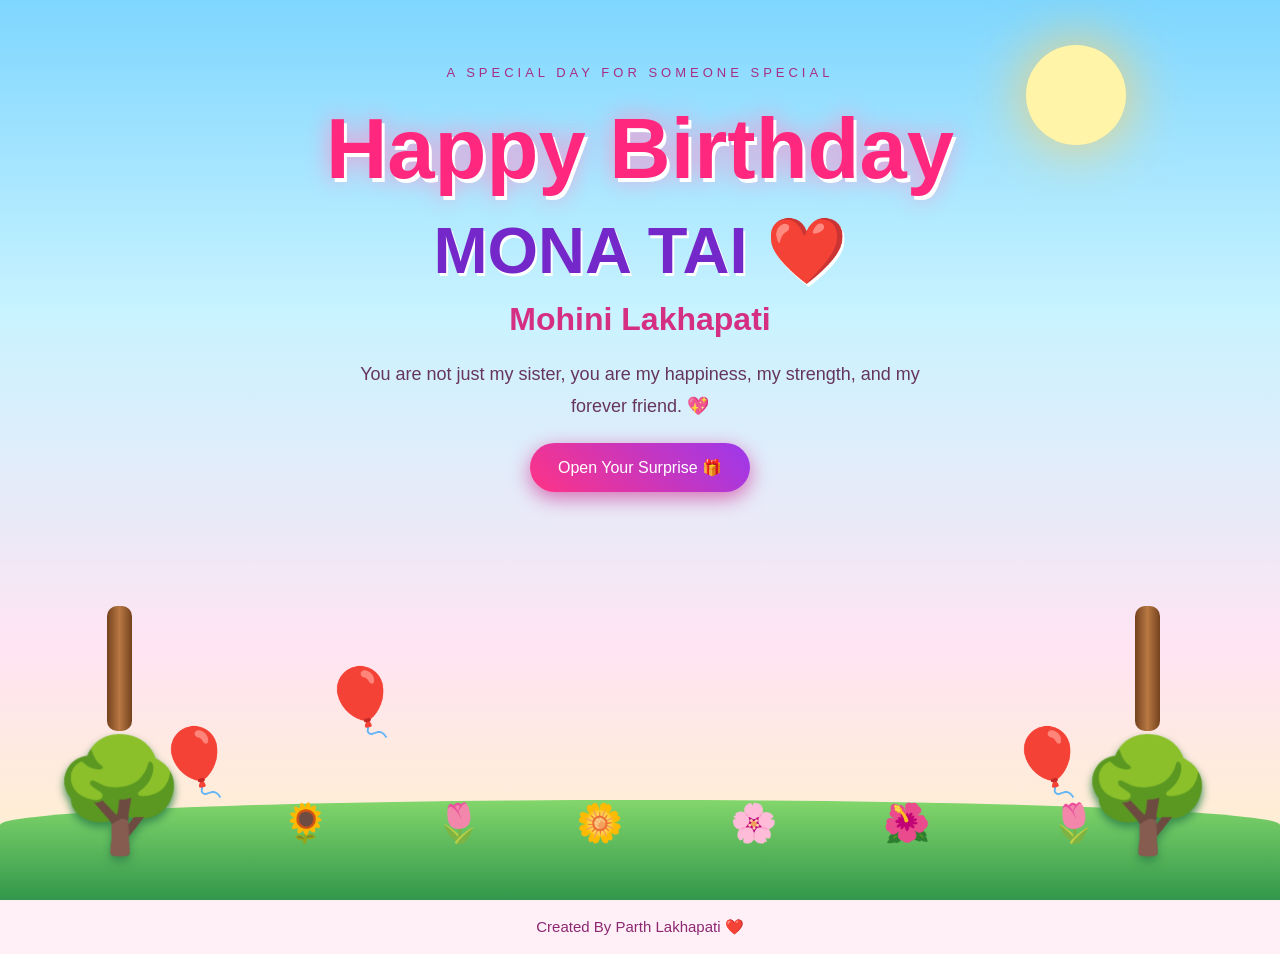
<file: index.html>
<!DOCTYPE html>
<html lang="en">
<head>
  <meta charset="UTF-8">
  <meta name="viewport" content="width=device-width, initial-scale=1.0">
  <title>Happy Birthday Mona Tai ❤️</title>
  <link rel="stylesheet" href="style.css">
</head>
<body>

  <div class="sky">
    <div class="sun"></div>
    <div class="cloud cloud1">☁️</div>
    <div class="cloud cloud2">☁️</div>

    <div class="birthday-message">
      <p class="small-title">A SPECIAL DAY FOR SOMEONE SPECIAL</p>
      <h1>Happy Birthday</h1>
      <h2>MONA TAI ❤️</h2>
      <h3>Mohini Lakhapati</h3>
      <p class="wish">
        You are not just my sister, you are my happiness,
        my strength, and my forever friend. 💖
      </p>
      <button onclick="showSurprise()">Open Your Surprise 🎁</button>
      <p id="surprise"></p>
    </div>

    <div class="balloon balloon1">🎈</div>
    <div class="balloon balloon2">🎈</div>
    <div class="balloon balloon3">🎈</div>

    <div class="garden">
      <div class="tree tree-left">
        <div class="trunk"></div>
        <div class="leaves">🌳</div>
      </div>

      <div class="tree tree-right">
        <div class="trunk"></div>
        <div class="leaves">🌳</div>
      </div>

      <div class="flower flower1">🌻</div>
      <div class="flower flower2">🌷</div>
      <div class="flower flower3">🌼</div>
      <div class="flower flower4">🌸</div>
      <div class="flower flower5">🌺</div>
      <div class="flower flower6">🌷</div>

      <div class="grass"></div>
    </div>
  </div>

  <div class="petals" id="petals"></div>

  <footer>
    Created By Parth Lakhapati ❤️
  </footer>

  <script src="script.js"></script>
</body>
</html>
</file>
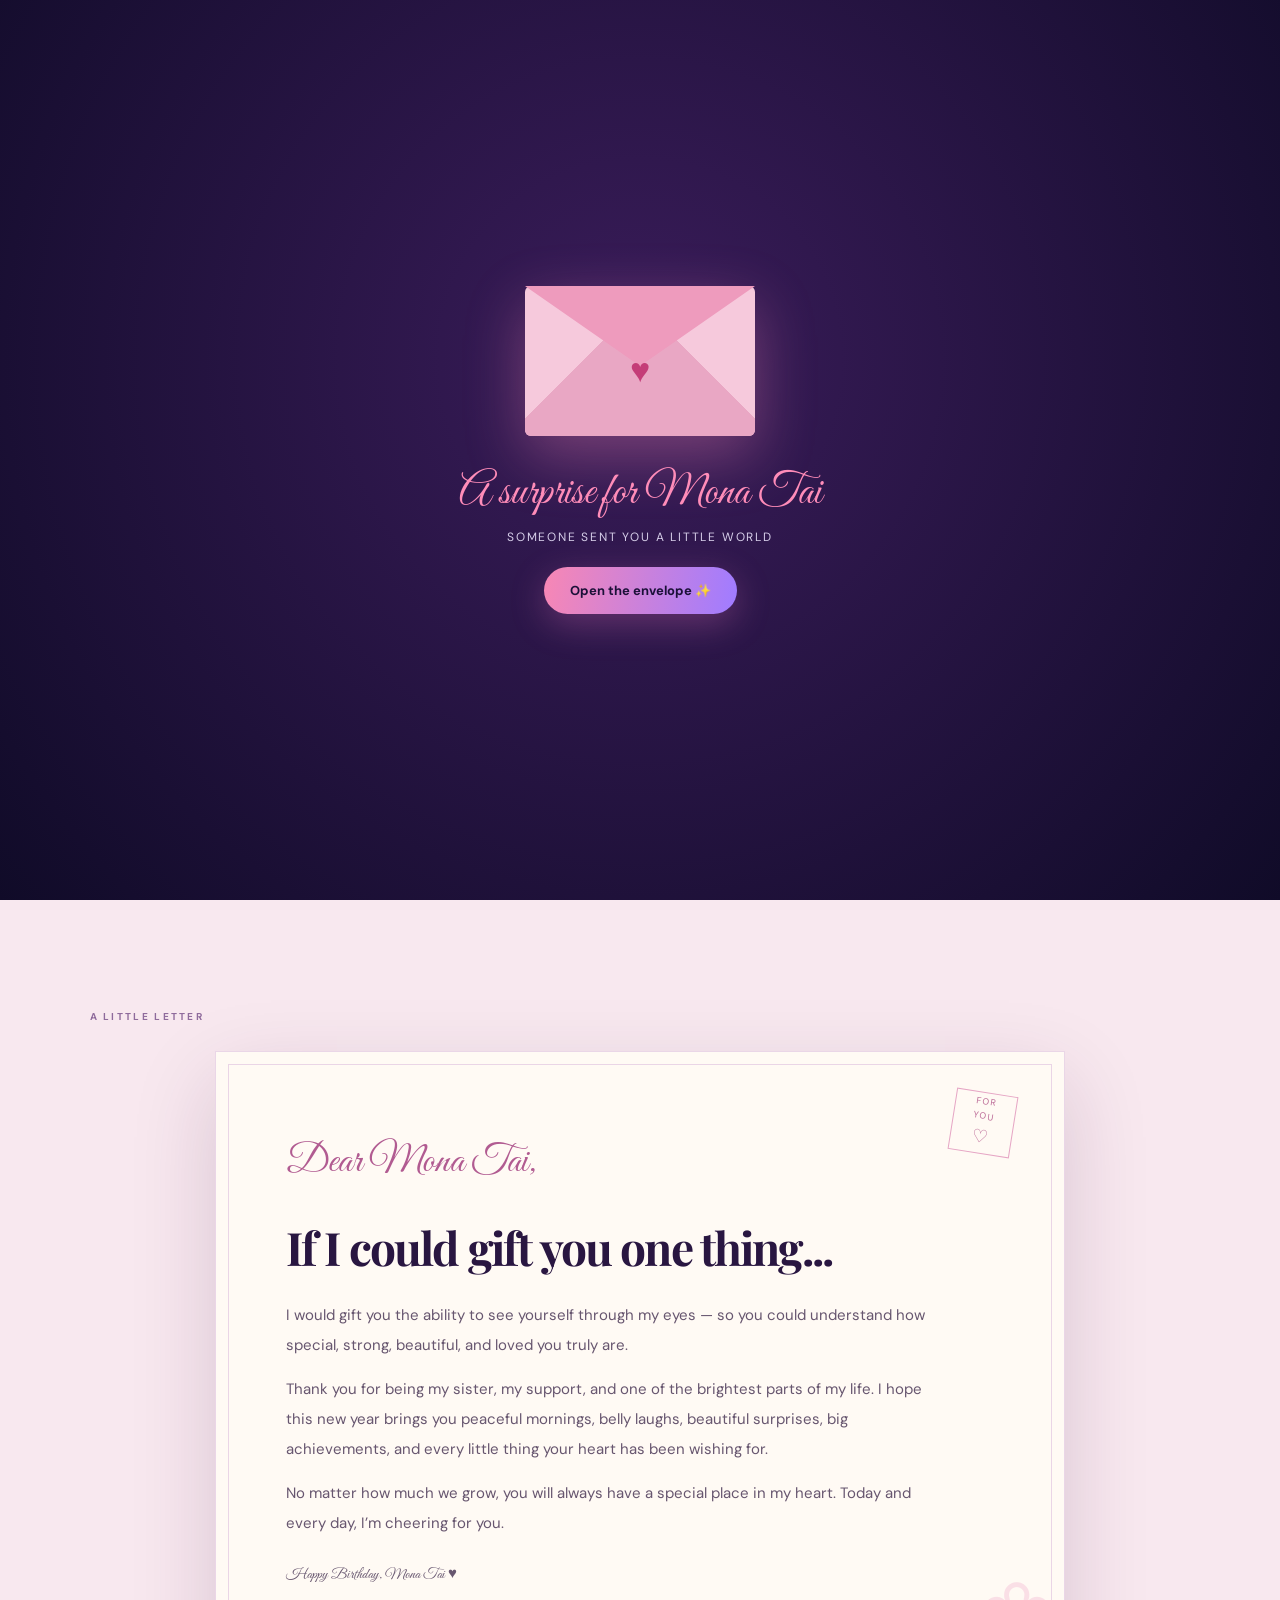
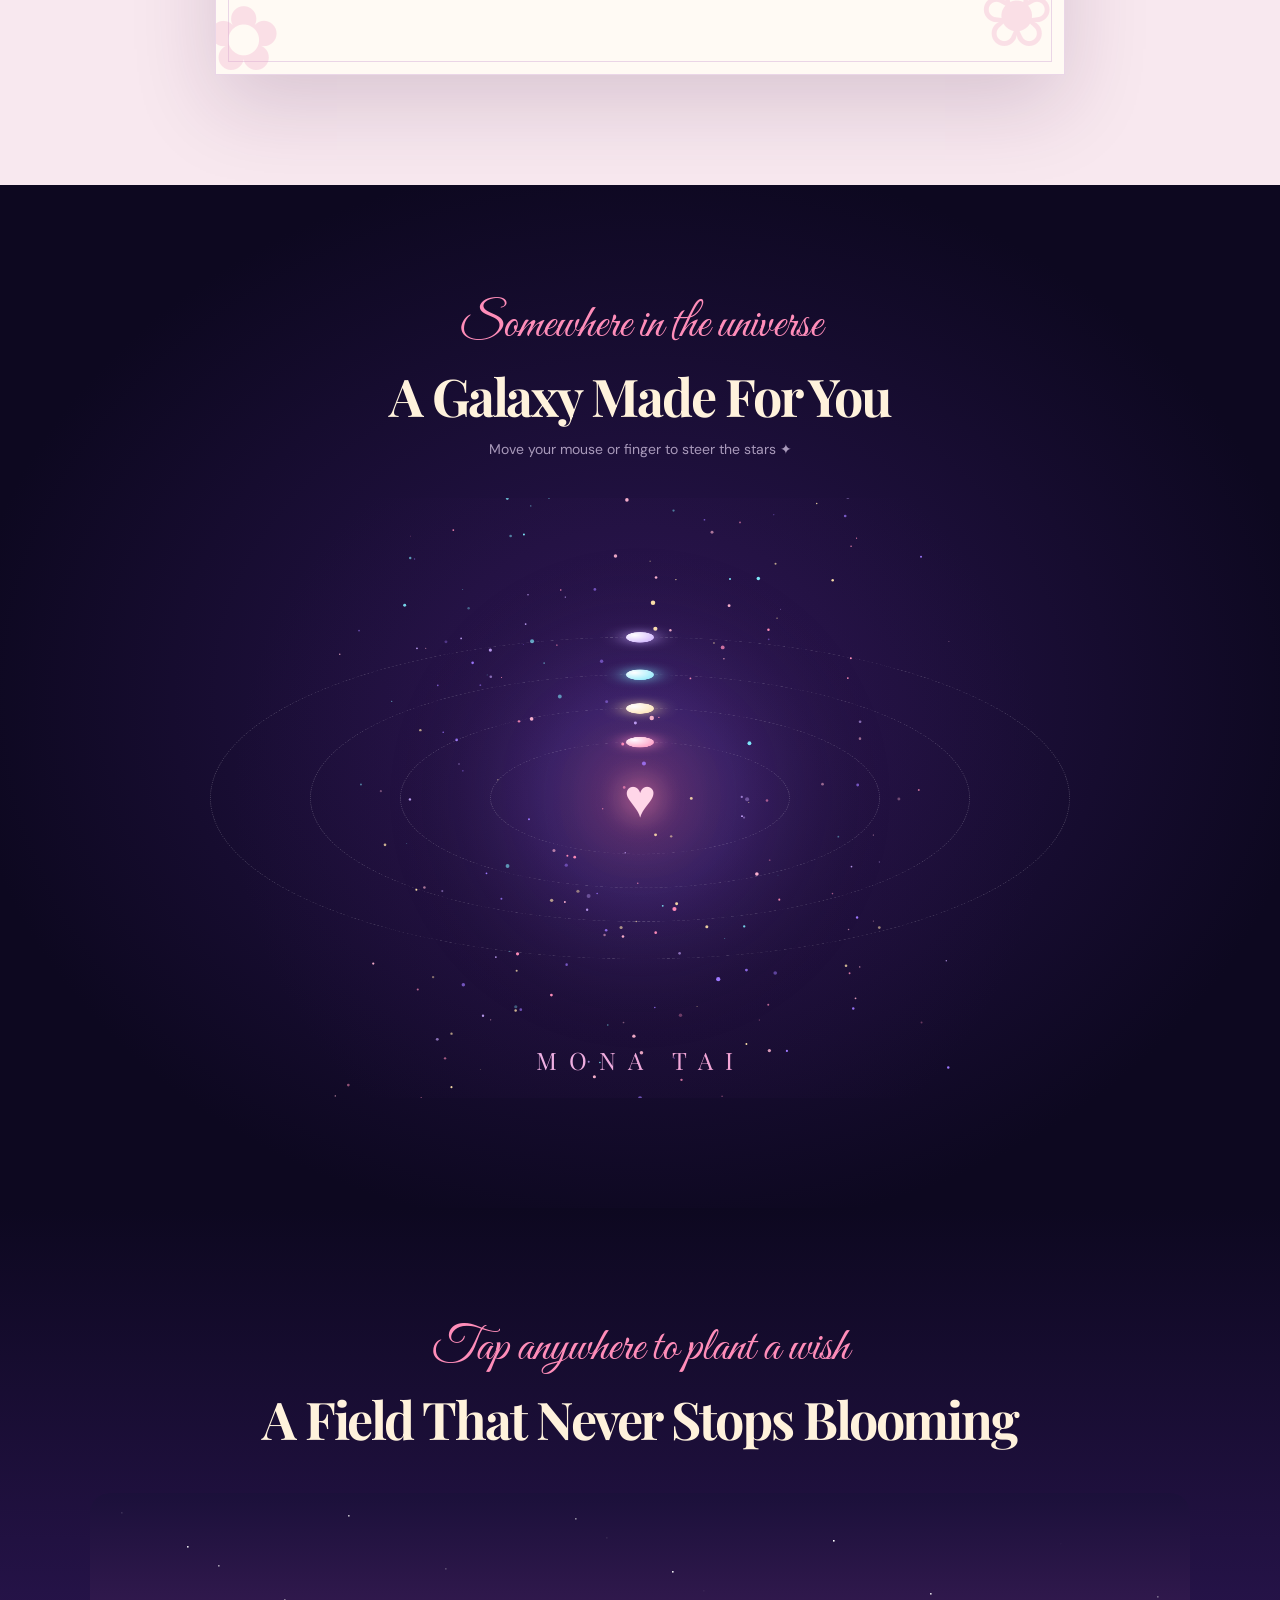
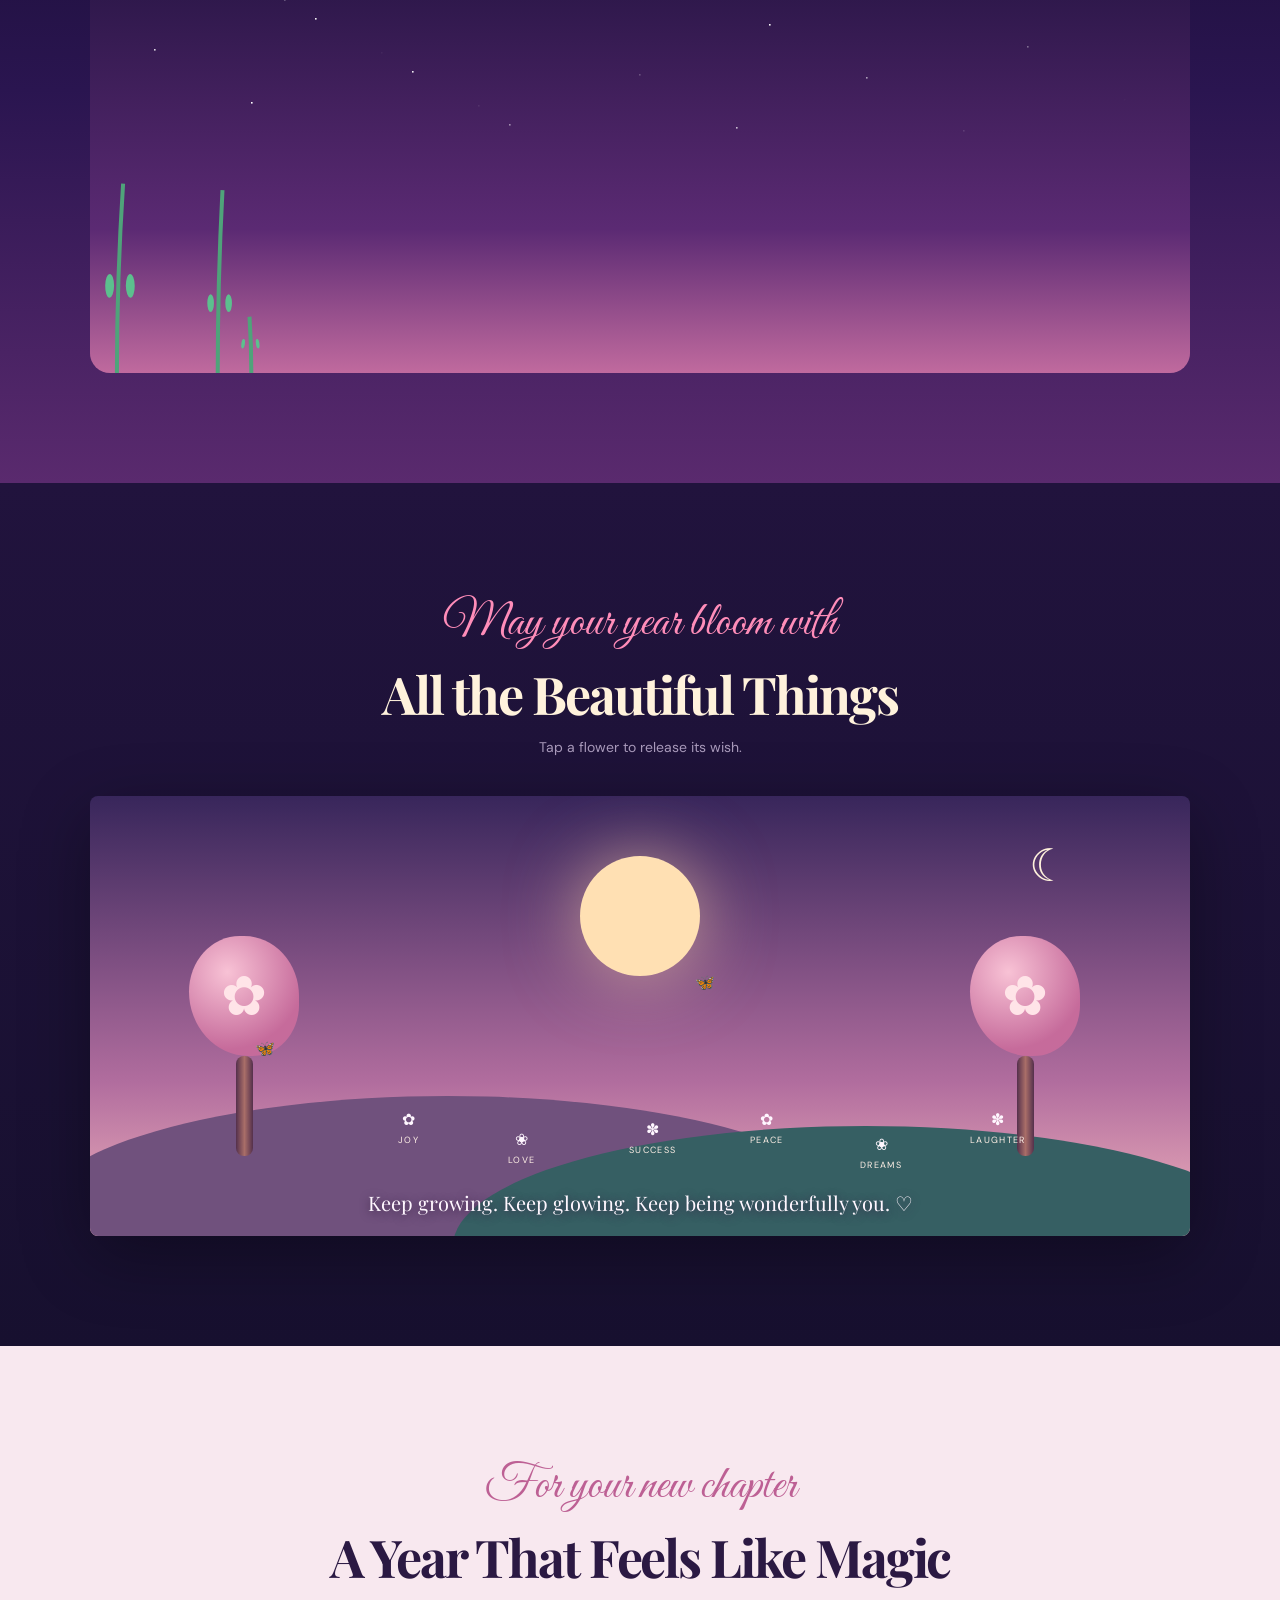
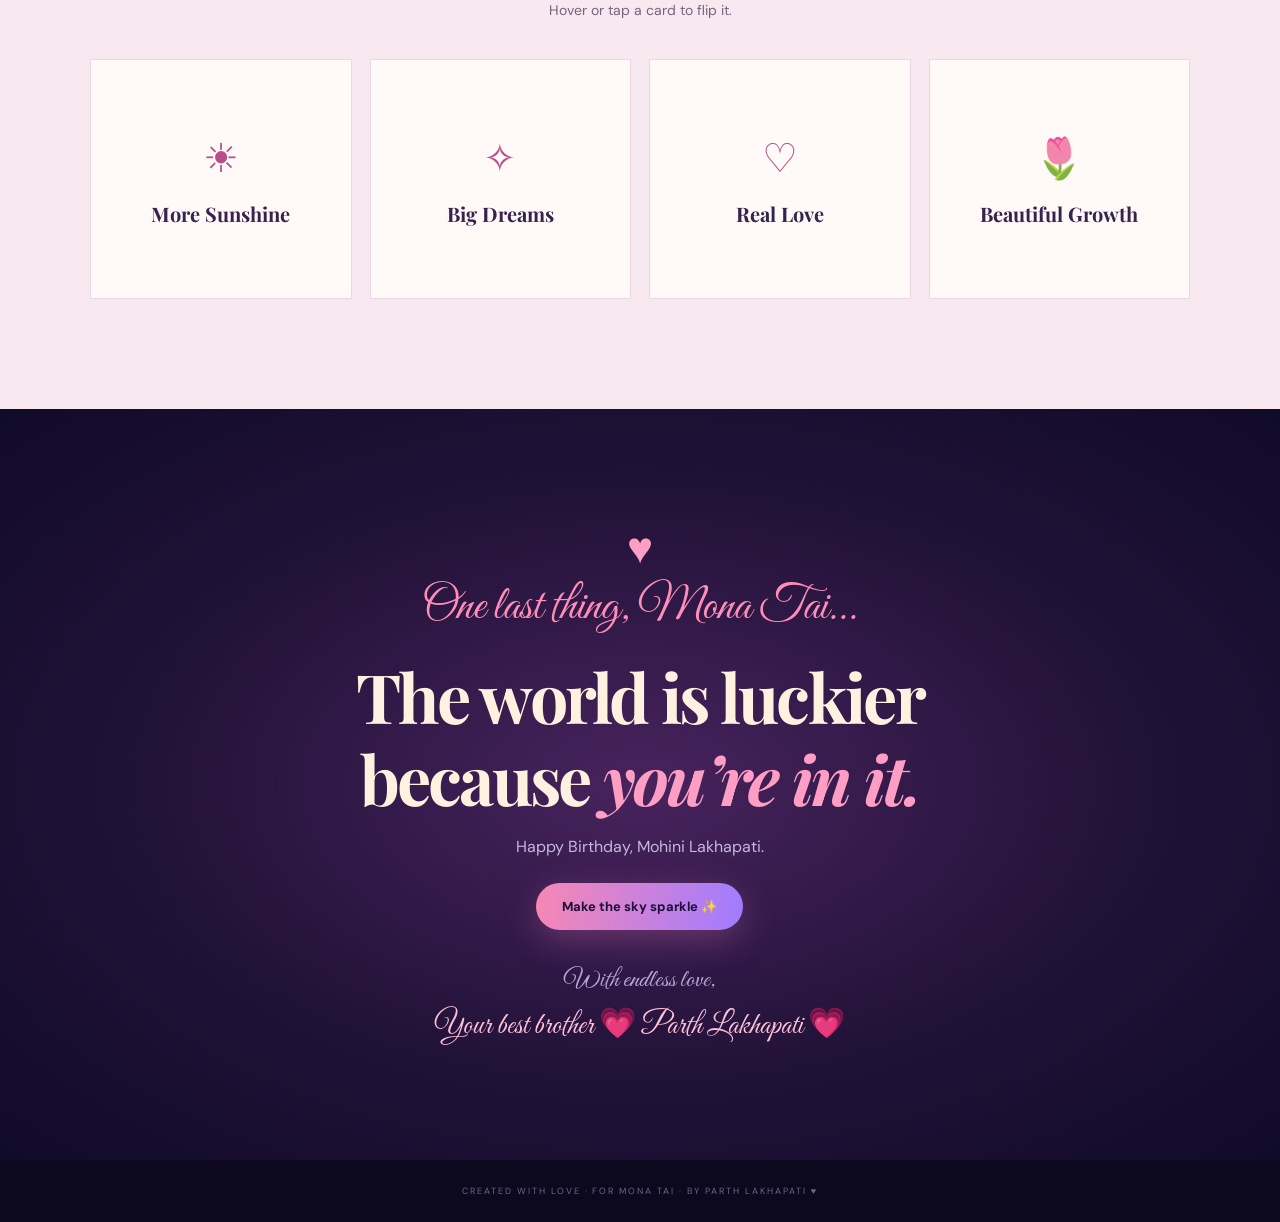
<file: index (2).html>
<!DOCTYPE html>
<html lang="en">
<head>
<meta charset="UTF-8">
<meta name="viewport" content="width=device-width,initial-scale=1">
<meta name="theme-color" content="#100b28">
<title>Happy Birthday Mona Tai 💖</title>
<link rel="preconnect" href="https://fonts.googleapis.com">
<link href="https://fonts.googleapis.com/css2?family=DM+Sans:wght@400;500;700&family=Great+Vibes&family=Playfair+Display:wght@600;700;800&display=swap" rel="stylesheet">
<style>
*{box-sizing:border-box;margin:0;padding:0}
:root{--night:#100b28;--pink:#ff8db9;--purple:#9e78ff;--cream:#fff2dc;--gold:#ffe3aa}
html{scroll-behavior:smooth}
body{background:var(--night);color:#fff7ff;font-family:"DM Sans",sans-serif;overflow-x:hidden}
a{color:inherit;text-decoration:none}button{font:inherit;cursor:pointer}
#sky{position:fixed;inset:0;width:100%;height:100%;z-index:0;pointer-events:none}
#fx{position:fixed;inset:0;width:100%;height:100%;z-index:60;pointer-events:none}
.glow{position:fixed;width:300px;height:300px;border-radius:50%;background:radial-gradient(#ff8db922,transparent 70%);pointer-events:none;z-index:1;transform:translate(-50%,-50%);left:-300px;top:-300px}
.script{font-family:"Great Vibes",cursive;color:var(--pink);font-size:clamp(28px,4vw,48px)}
h1,h2,h3{font-family:"Playfair Display",serif}
.sec{position:relative;z-index:2;padding:110px 7vw}

/* intro envelope */
#intro{position:fixed;inset:0;z-index:100;background:radial-gradient(circle at 50% 40%,#3a1c5a,#100b28);display:grid;place-items:center;text-align:center;transition:opacity 1s,visibility 1s}
#intro.gone{opacity:0;visibility:hidden}
.env{width:230px;height:150px;position:relative;margin:0 auto 30px;background:#f6c9dc;border-radius:6px;box-shadow:0 20px 60px #ff8db955;animation:bob 3s ease-in-out infinite}
.env:before{content:"";position:absolute;inset:0;background:linear-gradient(135deg,transparent 50%,#e9a7c4 50%) left/50% 100% no-repeat,linear-gradient(225deg,transparent 50%,#e9a7c4 50%) right/50% 100% no-repeat;border-radius:6px}
.flap{position:absolute;top:0;left:0;width:100%;height:80px;background:#ee9bbd;clip-path:polygon(0 0,100% 0,50% 100%);transform-origin:top;transition:transform .8s}
.seal{position:absolute;left:50%;top:62px;transform:translate(-50%);font-size:34px;color:#c43d78;z-index:3;animation:beat 1.4s infinite}
#intro.open .flap{transform:rotateX(180deg)}
#intro p{color:#d6cee9;letter-spacing:.15em;font-size:12px;margin-top:8px}
#intro button{margin-top:22px}

/* nav */
.nav{position:fixed;top:0;left:0;width:100%;height:68px;padding:0 6vw;display:flex;align-items:center;justify-content:space-between;z-index:50;background:#100b2899;backdrop-filter:blur(12px);border-bottom:1px solid #ffffff18}
.brand{font-weight:700}.brand b{color:var(--pink);margin-right:8px;display:inline-block;animation:beat 1.6s infinite}
.nav div{display:flex;gap:26px;font-size:12px;letter-spacing:.1em;text-transform:uppercase;color:#d6cee9}
.nav div a:hover{color:var(--pink)}

.btn{display:inline-flex;gap:12px;align-items:center;border:0;border-radius:40px;padding:15px 26px;background:linear-gradient(100deg,#f887b4,#a17cff,#f887b4);background-size:200% 100%;color:#1b1038;font-weight:700;font-size:13px;box-shadow:0 10px 35px #d56db555;transition:transform .25s;animation:shine 4s linear infinite}
.btn:hover{transform:translateY(-4px) scale(1.04)}

/* hero */
.hero{min-height:100vh;display:grid;grid-template-columns:1.1fr .9fr;align-items:center;gap:3vw;padding-top:130px;overflow:hidden;background:radial-gradient(ellipse at 70% 42%,#6b3b8766,transparent 45%),linear-gradient(140deg,#110c2a,#1b103a 55%,#321743)}
.eyebrow{font-size:10px;letter-spacing:.23em;color:#c7b8ed;font-weight:700}
.hero h1{font-size:clamp(46px,7vw,92px);line-height:1.04;letter-spacing:-.05em;color:var(--cream);margin:10px 0;min-height:1.1em}
.hero h1 i{font-style:normal;color:var(--pink);animation:blink .8s steps(1) infinite}
.nm{display:flex;align-items:center;gap:14px;margin-top:14px}
.nm h2{font-size:clamp(22px,3vw,36px);letter-spacing:.3em;background:linear-gradient(90deg,#e2c7ff,#ff8db9,#ffe3aa,#e2c7ff);background-size:300% 100%;-webkit-background-clip:text;background-clip:text;color:transparent;animation:shine 5s linear infinite}
.nm span{height:1px;width:44px;background:linear-gradient(90deg,transparent,var(--pink))}
.full{font-size:12px;letter-spacing:.22em;color:#a89bc7;margin:12px 0 0 58px}
.hero p.t{font-size:16px;line-height:1.8;color:#d8d0e9;max-width:440px;margin:24px 0}
.hero p.t em{color:#ffb5d1;font-family:"Playfair Display",serif;font-size:20px}
.tiny{font-size:11px;color:#968ab6;margin-top:18px}
.art{height:560px;position:relative;display:grid;place-items:center}
.halo{position:absolute;width:min(34vw,400px);aspect-ratio:1;border:1px dashed #f4b4e155;border-radius:50%;animation:spin 60s linear infinite;box-shadow:0 0 90px #d16eff22}
.halo.h2{width:min(26vw,310px);animation-direction:reverse;border-style:solid}
.moon{position:absolute;right:12%;top:4%;width:55px;height:55px;border-radius:50%;box-shadow:-12px 5px 0 0 #ffe8c6;transform:rotate(-25deg);animation:bob 6s ease-in-out infinite}
.cake{position:relative;width:290px;height:310px;display:flex;flex-direction:column;align-items:center;justify-content:flex-end;filter:drop-shadow(0 25px 25px #0006);animation:bob 5s ease-in-out infinite}
.candles{position:absolute;top:38px;display:flex;gap:26px;z-index:3}
.candle{width:10px;height:46px;border-radius:3px;background:repeating-linear-gradient(135deg,#fff2dc 0 5px,#ff83b2 5px 10px);position:relative;cursor:pointer;border:0;padding:0}
.candle:before{content:"";position:absolute;width:13px;height:20px;background:#ffe7a0;border-radius:60% 40% 60% 40%;top:-22px;left:-2px;transform:rotate(45deg);box-shadow:0 0 20px #ffbc66;animation:flame 1s ease-in-out infinite alternate;transition:opacity .4s,transform .4s}
.candle.out:before{opacity:0;transform:rotate(45deg) scale(0)}
.candle.out:after{content:"";position:absolute;left:3px;top:-40px;width:4px;height:30px;background:linear-gradient(#ffffff66,transparent);border-radius:50%;animation:smoke 2s forwards}
.l1,.l2,.l3{position:relative;border:1px solid #fff5e6;z-index:2}
.l1{width:150px;height:60px;background:linear-gradient(110deg,#ffe0ec,#ffb7ce);border-radius:14px 14px 4px 4px;box-shadow:inset 0 7px 0 #fff}
.l2{width:210px;height:70px;background:linear-gradient(110deg,#ffb7ce,#f38db9);box-shadow:inset 0 7px 0 #fff1e6;border-radius:6px}
.l3{width:270px;height:84px;background:linear-gradient(100deg,#8c5be0,#bd88f4 50%,#8452d1);box-shadow:inset 0 8px 0 #e0c4ff;border-radius:6px 6px 22px 22px}
.l3 b,.l2 b{position:absolute;color:#ffdfeb;font-size:18px;animation:twinkle 2s infinite}
.plate{width:315px;height:18px;border-radius:50%;background:linear-gradient(#f9d4e8,#9e70bf);position:relative;z-index:1}
.cap{font-family:"Great Vibes",cursive;color:#ffb5d1;font-size:28px;margin-top:10px}
.balloon{position:absolute;width:54px;height:68px;border-radius:50% 50% 48% 48%;bottom:-90px;animation:rise linear infinite;opacity:.9}
.balloon:after{content:"";position:absolute;left:50%;top:100%;width:1px;height:60px;background:#ffffff66}
.cue{position:absolute;bottom:26px;left:7vw;font-size:9px;letter-spacing:.2em;color:#9387b1}

/* letter */
.paper{background:#f8e8ef;color:#2c1b46}
.kick{font-size:10px;letter-spacing:.23em;font-weight:700;color:#8f6b9c}
.card{max-width:850px;margin:28px auto 0;padding:clamp(30px,6vw,70px);position:relative;background:#fffaf4;box-shadow:0 30px 80px #3a15402a;border:1px solid #ead6e7;overflow:hidden}
.card:before{content:"";position:absolute;inset:12px;border:1px solid #ead5e6;pointer-events:none}
.card .script{color:#b15b91;font-size:40px}
.card h2{font-size:clamp(28px,4vw,46px);letter-spacing:-.04em;margin:12px 0 22px;color:#291641}
.card p{font-size:15px;line-height:2;color:#67566f;max-width:660px;margin-bottom:14px}
.sign{font-family:"Great Vibes",cursive;font-size:34px;color:#ba548c;margin-top:22px}
.stamp{position:absolute;right:50px;top:40px;border:1px solid #e6a6c5;color:#bb6996;width:62px;height:62px;display:grid;place-content:center;text-align:center;font-size:9px;letter-spacing:.15em;transform:rotate(9deg);line-height:1.6;animation:wob 4s ease-in-out infinite}
.fl{position:absolute;color:#f0a4c7;font-size:90px;opacity:.3;animation:spin 30s linear infinite}
.fl.a{bottom:-24px;left:-10px}.fl.b{right:10px;bottom:0;animation-direction:reverse}
.ln{opacity:0;transform:translateY(14px);transition:.7s}
.card.on .ln{opacity:1;transform:none}
.card.on .ln:nth-child(5){transition-delay:.3s}.card.on .ln:nth-child(6){transition-delay:.9s}.card.on .ln:nth-child(7){transition-delay:1.5s}.card.on .ln:nth-child(8){transition-delay:2.1s}

/* universe */
.uni{background:radial-gradient(ellipse at center,#2a1550,#0d0820 75%);overflow:hidden}
.head{text-align:center;margin:0 auto 40px}
.head h2{font-size:clamp(30px,4.5vw,52px);color:var(--cream);letter-spacing:-.04em;margin:6px 0 10px}
.head p.s{color:#a99abb;font-size:14px}
.cosmos{position:relative;max-width:1000px;height:min(78vw,600px);margin:auto;border-radius:20px;overflow:hidden;background:radial-gradient(circle,#3b1a5c55,#07041400 70%);display:grid;place-items:center}
#gal{position:absolute;inset:0;width:100%;height:100%}
.core{position:relative;z-index:3;font-size:54px;color:#ffd6e8;text-shadow:0 0 30px #ff8db9,0 0 80px #ff5fa2,0 0 140px #9e78ff;animation:beat 2s infinite}
.orb{position:absolute;left:50%;top:50%;border:1px dashed #ffffff30;border-radius:50%;z-index:2;animation:spin linear infinite;transform:translate(-50%,-50%) rotateX(68deg)}
.orb i{position:absolute;top:-14px;left:50%;width:28px;height:28px;margin-left:-14px;border-radius:50%;font-size:0;box-shadow:0 0 25px currentColor;background:radial-gradient(circle at 30% 30%,#fff,currentColor)}
.o1{width:30%;aspect-ratio:1;color:#ff8db9;animation-duration:9s}
.o2{width:48%;aspect-ratio:1;color:#ffe3aa;animation-duration:15s}
.o3{width:66%;aspect-ratio:1;color:#7ee8fa;animation-duration:22s}
.o4{width:86%;aspect-ratio:1;color:#c9a8ff;animation-duration:32s}
.orb{animation-name:orbit}
@keyframes orbit{from{transform:translate(-50%,-50%) rotateX(68deg) rotateZ(0)}to{transform:translate(-50%,-50%) rotateX(68deg) rotateZ(360deg)}}
.cname{position:absolute;bottom:22px;left:0;right:0;text-align:center;font-family:"Playfair Display",serif;letter-spacing:.5em;font-size:clamp(14px,2.6vw,24px);background:linear-gradient(90deg,#e2c7ff,#ff8db9,#ffe3aa,#e2c7ff);background-size:300% 100%;-webkit-background-clip:text;background-clip:text;color:transparent;animation:shine 5s linear infinite;z-index:4}
/* flowers */
.bloom{background:linear-gradient(180deg,#0d0820,#2a1550 55%,#5a2a6e)}
.field{max-width:1100px;height:480px;margin:auto;border-radius:20px;overflow:hidden;background:linear-gradient(#1b103a,#5b2a73 70%,#c06a9e);position:relative;cursor:pointer;touch-action:manipulation}
#flw{position:absolute;inset:0;width:100%;height:100%}
/* garden */
.garden{background:linear-gradient(180deg,#21133d,#17102f);overflow:hidden}
.scene{height:440px;max-width:1100px;margin:auto;position:relative;overflow:hidden;border-radius:8px;background:linear-gradient(#38265b,#b16d9e 65%,#f2b4bd);box-shadow:0 20px 70px #0005}
.sun{position:absolute;top:60px;left:calc(50% - 60px);width:120px;height:120px;border-radius:50%;background:#ffe0b3;box-shadow:0 0 70px #ffd3ad99;animation:pulse 4s ease-in-out infinite}
.gm{position:absolute;right:11%;top:40px;font-size:45px;color:#fff2dc}
.cloud{position:absolute;top:90px;left:-150px;width:120px;height:30px;border-radius:40px;background:#f8d9e8;opacity:.6;animation:drift 20s linear infinite}
.cloud:before{content:"";position:absolute;bottom:0;left:20px;width:55px;height:55px;border-radius:50%;background:inherit}
.cloud.c2{top:150px;animation-delay:-10s;transform:scale(.7)}
.hill{position:absolute;bottom:-100px;width:75%;height:240px;border-radius:50% 50% 0 0}
.hb{left:-5%;background:#70517d}.hf{right:-8%;bottom:-130px;background:#365f63}
.tree{position:absolute;bottom:80px;z-index:4;transform-origin:bottom;animation:sway 4.5s ease-in-out infinite}
.tree .cr{width:110px;height:120px;display:grid;place-items:center;border-radius:48% 52% 44% 56%;background:radial-gradient(circle at 35% 30%,#f8c2d5,#c66b9b 70%);font-size:55px;color:#ffe4e8}
.tree .tr{width:17px;height:100px;background:linear-gradient(90deg,#54304c,#a96e68,#54304c);margin:auto;border-radius:8px}
.tl{left:9%}.tr2{right:10%;animation-delay:-2s}
.wf{position:absolute;z-index:5;bottom:90px;display:flex;flex-direction:column;align-items:center;gap:4px;transform-origin:bottom;animation:breeze 2.6s ease-in-out infinite;cursor:pointer;background:0;border:0;color:inherit}
.wf span{font-size:36px;color:var(--gold);text-shadow:0 0 20px #ffe3aa99;transition:transform .3s}
.wf:hover span{transform:scale(1.5) rotate(40deg)}
.wf small{font-size:9px;letter-spacing:.15em;text-transform:uppercase;color:#fff0e6}
.msg{position:absolute;bottom:20px;left:0;right:0;text-align:center;font-family:"Playfair Display",serif;font-size:clamp(13px,2vw,20px);z-index:7;text-shadow:0 2px 10px #3b2448}
.fly{position:absolute;font-size:16px;color:#fff;animation:flit 9s ease-in-out infinite;z-index:6}

/* wishes */
.wishes .head h2{color:#2b1943}.wishes .head p.s{color:#77637d}.wishes .script{color:#bd6094}
.grid{display:grid;grid-template-columns:repeat(4,1fr);gap:18px;max-width:1100px;margin:0 auto}
.flip{height:240px;perspective:900px;cursor:pointer;background:0;border:0;text-align:left}
.in{position:relative;width:100%;height:100%;transition:transform .8s;transform-style:preserve-3d}
.flip:hover .in,.flip.f .in{transform:rotateY(180deg)}
.fr,.bk{position:absolute;inset:0;backface-visibility:hidden;padding:30px 22px;border:1px solid #ecd7e4}
.fr{background:#fffaf7;display:flex;flex-direction:column;align-items:center;justify-content:center;gap:16px}
.fr .ic{font-size:40px;color:#b94e89;animation:bob 3s ease-in-out infinite}
.fr h3{font-size:20px;color:#39214d}
.bk{transform:rotateY(180deg);background:linear-gradient(145deg,#f887b4,#a17cff);color:#fff;display:grid;place-items:center;text-align:center;font-size:14px;line-height:1.8}

/* finale */
.fin{min-height:640px;display:grid;place-items:center;text-align:center;background:radial-gradient(ellipse at center,#48235d,#211238 55%,#100b28);overflow:hidden}
.fin h2{font-size:clamp(36px,6vw,68px);line-height:1.2;letter-spacing:-.04em;margin:18px 0;color:#fff1df}
.fin h2 em{color:#ff9ec4}
.fh{font-size:44px;color:#ff9ec4;animation:beat 1.6s infinite}
.fin p.l{color:#c6b8db;margin:0 0 26px}
.sig{font-family:"Great Vibes",cursive;font-size:26px;color:#b8a4d5;margin-top:30px;line-height:1.6}
.sig span{color:#ffc1d8;font-size:30px}
footer{position:relative;z-index:2;text-align:center;padding:25px 10px;background:#0c081d;color:#71658e;font-size:9px;letter-spacing:.22em}
.toast{position:fixed;z-index:70;left:50%;bottom:30px;transform:translate(-50%,20px);background:#fff0f7;color:#321543;padding:13px 22px;border-radius:30px;font-size:14px;opacity:0;pointer-events:none;transition:.3s;box-shadow:0 10px 40px #0006}
.toast.show{opacity:1;transform:translate(-50%,0)}
.rv{opacity:0;transform:translateY(30px) scale(.97);transition:opacity .9s,transform .9s}
.rv.v{opacity:1;transform:none}

@keyframes bob{50%{transform:translateY(-12px)}}
@keyframes beat{0%,100%{transform:scale(1)}15%{transform:scale(1.25)}30%{transform:scale(1)}45%{transform:scale(1.14)}}
@keyframes spin{to{transform:rotate(360deg)}}
@keyframes shine{to{background-position:200% 0}}
@keyframes blink{50%{opacity:0}}
@keyframes flame{from{transform:rotate(35deg) scale(.9)}to{transform:rotate(55deg) scale(1.12)}}
@keyframes smoke{from{opacity:1;transform:translateY(0)}to{opacity:0;transform:translateY(-50px) scaleX(2)}}
@keyframes twinkle{50%{opacity:.3;transform:scale(.7)}}
@keyframes rise{to{transform:translateY(-130vh) translateX(40px)}}
@keyframes wob{50%{transform:rotate(-4deg)}}
@keyframes ring{0%{box-shadow:0 0 0 0 #ff8db999}100%{box-shadow:0 0 0 28px #ff8db900}}
@keyframes pulse{50%{transform:scale(1.1)}}
@keyframes drift{to{translate:calc(100vw + 300px) 0}}
@keyframes sway{0%,100%{rotate:-2deg}50%{rotate:3deg}}
@keyframes breeze{0%,100%{rotate:-10deg}50%{rotate:11deg}}
@keyframes flit{0%,100%{transform:translate(0,0)}25%{transform:translate(80px,-40px)}50%{transform:translate(160px,10px)}75%{transform:translate(60px,-60px)}}
@media(max-width:850px){.nav div{display:none}.hero{grid-template-columns:1fr;text-align:center;padding-top:110px}.nm{justify-content:center}.full{margin-left:0}.hero p.t{margin-inline:auto}.art{height:420px}.halo{width:320px}.cake{scale:.85}.grid{grid-template-columns:repeat(2,1fr)}.cue{display:none}.phone:nth-child(2){margin-top:0}}
@media(max-width:520px){.sec{padding:80px 6vw}.scene{height:360px}.tree .cr{width:80px;height:90px;font-size:40px}.tree .tr{height:70px}.wf span{font-size:24px}.wf small{font-size:7px}.stamp{display:none}.flip{height:220px}.fr h3{font-size:16px}.bk{font-size:12px;padding:16px}}
@media(prefers-reduced-motion:reduce){*,*:before,*:after{animation-duration:.01ms!important;animation-iteration-count:1!important;transition-duration:.01ms!important}}
</style>
</head>
<body>
<canvas id="sky" aria-hidden="true"></canvas><canvas id="fx" aria-hidden="true"></canvas><div class="glow" id="glow"></div>

<div id="intro">
  <div>
    <div class="env"><div class="flap"></div><div class="seal">♥</div></div>
    <div class="script" style="font-size:44px">A surprise for Mona Tai</div>
    <p>SOMEONE SENT YOU A LITTLE WORLD</p>
    <button class="btn" id="openBtn">Open the envelope ✨</button>
  </div>
</div>

<nav class="nav"><a class="brand" href="#home"><b>♥</b>For Mona Tai</a>
<div><a href="#home">Home</a><a href="#letter">Letter</a><a href="#universe">Universe</a><a href="#bloom">Flowers</a><a href="#garden">Garden</a><a href="#wishes">Wishes</a></div></nav>

<main>
<section class="hero sec" id="home">
  <div>
    <p class="eyebrow">✦ TODAY THE WORLD GOT MORE BEAUTIFUL ✦</p>
    <p class="script" style="margin-top:22px">To my forever favourite</p>
    <h1 id="type"></h1>
    <div class="nm"><span></span><h2>MONA TAI</h2><span></span></div>
    <p class="full">MOHINI LAKHAPATI</p>
    <p class="t">A whole little universe, made just to celebrate <em>you.</em></p>
    <a class="btn" href="#letter">Open your birthday surprise ↘</a>
    <p class="tiny">Made with all my love, by your brother ♡ &nbsp;·&nbsp; Tap the candles 🕯️</p>
  </div>
  <div class="art">
    <div class="moon"></div><div class="halo"></div><div class="halo h2"></div>
    <div class="cake">
      <div class="candles"><button class="candle" aria-label="Blow candle"></button><button class="candle" aria-label="Blow candle"></button><button class="candle" aria-label="Blow candle"></button></div>
      <div class="l1"></div><div class="l2"><b style="left:30px;top:22px">♥</b><b style="right:34px;top:30px;animation-delay:-1s">✦</b></div>
      <div class="l3"><b style="left:40px;top:34px">♥</b><b style="left:128px;top:20px;animation-delay:-.7s">✦</b><b style="right:40px;top:40px;animation-delay:-1.4s">♥</b></div>
      <div class="plate"></div><div class="cap" id="cap">make a wish</div>
    </div>
  </div>
  <a class="cue" href="#letter">SCROLL TO FEEL THE LOVE ↓</a>
</section>

<section class="sec paper" id="letter">
  <div class="kick rv">A LITTLE LETTER</div>
  <div class="card rv" id="card">
    <div class="stamp">FOR<br>YOU<br><span style="font-size:18px">♡</span></div>
    <p class="script ln">Dear Mona Tai,</p>
    <h2 class="ln">If I could gift you one thing...</h2>
    <p class="ln">I would gift you the ability to see yourself through my eyes — so you could understand how special, strong, beautiful, and loved you truly are.</p>
    <p class="ln">Thank you for being my sister, my support, and one of the brightest parts of my life. I hope this new year brings you peaceful mornings, belly laughs, beautiful surprises, big achievements, and every little thing your heart has been wishing for.</p>
    <p class="ln">No matter how much we grow, you will always have a special place in my heart. Today and every day, I’m cheering for you.</p>
    <p class="sign ln">Happy Birthday, Mona Tai ♥</p>
    <div class="fl a">✿</div><div class="fl b">❀</div>
  </div>
</section>

<section class="sec uni" id="universe">
  <div class="head rv"><p class="script">Somewhere in the universe</p><h2>A Galaxy Made For You</h2><p class="s">Move your mouse or finger to steer the stars ✦</p></div>
  <div class="cosmos rv" id="cosmos">
    <canvas id="gal"></canvas>
    <div class="core">♥</div>
    <div class="orb o1"><i>Joy</i></div><div class="orb o2"><i>Love</i></div><div class="orb o3"><i>Dreams</i></div><div class="orb o4"><i>Magic</i></div>
    <div class="cname">MONA TAI</div>
  </div>
</section>

<section class="sec bloom" id="bloom">
  <div class="head rv"><p class="script">Tap anywhere to plant a wish</p><h2>A Field That Never Stops Blooming</h2></div>
  <div class="field rv"><canvas id="flw"></canvas></div>
</section>

<section class="sec garden" id="garden">
  <div class="head rv"><p class="script">May your year bloom with</p><h2>All the Beautiful Things</h2><p class="s">Tap a flower to release its wish.</p></div>
  <div class="scene rv">
    <div class="sun"></div><div class="gm">☾</div><div class="cloud"></div><div class="cloud c2"></div>
    <div class="tree tl"><div class="cr">✿</div><div class="tr"></div></div>
    <div class="tree tr2"><div class="cr">✿</div><div class="tr"></div></div>
    <button class="wf" style="left:28%" data-w="Joy">✿<small>Joy</small></button>
    <button class="wf" style="left:38%;bottom:70px;animation-delay:-1s" data-w="Love">❀<small>Love</small></button>
    <button class="wf" style="left:49%;bottom:80px;animation-delay:-1.5s" data-w="Success">✽<small>Success</small></button>
    <button class="wf" style="left:60%;animation-delay:-.7s" data-w="Peace">✿<small>Peace</small></button>
    <button class="wf" style="left:70%;bottom:65px;animation-delay:-1.2s" data-w="Dreams">❀<small>Dreams</small></button>
    <button class="wf" style="left:80%;animation-delay:-.2s" data-w="Laughter">✽<small>Laughter</small></button>
    <div class="fly" style="left:15%;top:55%">🦋</div><div class="fly" style="left:55%;top:40%;animation-delay:-4s">🦋</div>
    <div class="hill hb"></div><div class="hill hf"></div>
    <div class="msg">Keep growing. Keep glowing. Keep being wonderfully you. ♡</div>
  </div>
</section>

<section class="sec paper wishes" id="wishes">
  <div class="head rv"><p class="script">For your new chapter</p><h2>A Year That Feels Like Magic</h2><p class="s">Hover or tap a card to flip it.</p></div>
  <div class="grid">
    <button class="flip rv"><div class="in"><div class="fr"><span class="ic">☀</span><h3>More Sunshine</h3></div><div class="bk">May even ordinary days give you a reason to smile.</div></div></button>
    <button class="flip rv"><div class="in"><div class="fr"><span class="ic">✧</span><h3>Big Dreams</h3></div><div class="bk">May you find the courage to chase every dream you carry.</div></div></button>
    <button class="flip rv"><div class="in"><div class="fr"><span class="ic">♡</span><h3>Real Love</h3></div><div class="bk">May you always be surrounded by people who value your heart.</div></div></button>
    <button class="flip rv"><div class="in"><div class="fr"><span class="ic">🌷</span><h3>Beautiful Growth</h3></div><div class="bk">May every new season bring you closer to your happiest self.</div></div></button>
  </div>
</section>

<section class="sec fin">
  <div class="rv">
    <div class="fh">♥</div>
    <p class="script">One last thing, Mona Tai...</p>
    <h2>The world is luckier<br>because <em>you’re in it.</em></h2>
    <p class="l">Happy Birthday, Mohini Lakhapati.</p>
    <button class="btn" id="celebrate">Make the sky sparkle ✨</button>
    <div class="sig">With endless love,<br><span>Your best brother 💗 Parth Lakhapati 💗</span></div>
  </div>
</section>
</main>
<footer>CREATED WITH LOVE · FOR MONA TAI · BY PARTH LAKHAPATI ♥</footer>
<div class="toast" id="toast"></div>

<script>
const $=s=>document.querySelector(s),$$=s=>[...document.querySelectorAll(s)];
const rm=matchMedia('(prefers-reduced-motion:reduce)').matches;
const toast=t=>{const e=$('#toast');e.textContent=t;e.classList.add('show');clearTimeout(toast.t);toast.t=setTimeout(()=>e.classList.remove('show'),2400)};
const rnd=(a,b)=>a+Math.random()*(b-a);

/* background sky: stars, falling hearts, shooting stars */
const sky=$('#sky'),sc=sky.getContext('2d');let W,H,stars=[],hearts=[],shoot=[];
function size(){W=sky.width=fx.width=innerWidth;H=sky.height=fx.height=innerHeight;stars=Array.from({length:130},()=>({x:rnd(0,W),y:rnd(0,H),r:rnd(.4,1.8),p:rnd(0,6.3),s:rnd(.01,.04)}))}
const fx=$('#fx'),fc=fx.getContext('2d');size();addEventListener('resize',size);
const glyphs=['♥','♡','✿','✦','❀'],cols=['#ff8db9','#ffb5d1','#c9a8ff','#ffe3aa'];
function spawnHeart(){hearts.push({x:rnd(0,W),y:-20,v:rnd(.4,1.2),s:rnd(10,26),g:glyphs[~~rnd(0,5)],c:cols[~~rnd(0,4)],ph:rnd(0,6),a:rnd(.2,.55)})}
let parts=[];
function frame(){
  sc.clearRect(0,0,W,H);
  stars.forEach(s=>{s.p+=s.s;sc.globalAlpha=.4+.6*Math.abs(Math.sin(s.p));sc.fillStyle='#fff';sc.beginPath();sc.arc(s.x,s.y,s.r,0,7);sc.fill()});
  if(Math.random()<.015)shoot.push({x:rnd(W*.3,W),y:rnd(0,H*.4),l:0});
  shoot=shoot.filter(s=>s.l<40);shoot.forEach(s=>{s.l++;s.x-=14;s.y+=6;const g=sc.createLinearGradient(s.x,s.y,s.x+90,s.y-40);g.addColorStop(0,'#fff');g.addColorStop(1,'transparent');sc.globalAlpha=1-s.l/40;sc.strokeStyle=g;sc.lineWidth=2;sc.beginPath();sc.moveTo(s.x,s.y);sc.lineTo(s.x+90,s.y-40);sc.stroke()});
  if(!rm&&Math.random()<.06&&hearts.length<40)spawnHeart();
  hearts=hearts.filter(h=>h.y<H+30);hearts.forEach(h=>{h.y+=h.v;h.ph+=.02;h.x+=Math.sin(h.ph);sc.globalAlpha=h.a;sc.fillStyle=h.c;sc.font=h.s+'px serif';sc.fillText(h.g,h.x,h.y)});
  fc.clearRect(0,0,W,H);
  parts=parts.filter(p=>p.life>0);parts.forEach(p=>{p.x+=p.vx;p.y+=p.vy;p.vy+=p.g;p.vx*=.99;p.life--;p.rot+=p.vr;fc.save();fc.globalAlpha=Math.min(1,p.life/30);fc.translate(p.x,p.y);fc.rotate(p.rot);fc.fillStyle=p.c;
    if(p.t==='t'){fc.font=p.s+'px serif';fc.fillText(p.ch,0,0)}else if(p.t==='s'){fc.beginPath();fc.arc(0,0,p.s/3,0,7);fc.fill()}else fc.fillRect(-p.s/2,-p.s/4,p.s,p.s/2);fc.restore()});
  requestAnimationFrame(frame)}
frame();
const palette=['#ff8db9','#ffe3aa','#9e78ff','#7ee8fa','#fff2dc','#ffb5d1'];
function burst(x,y,n=60,kind){for(let i=0;i<n;i++){const a=rnd(0,6.28),v=rnd(2,10);parts.push({x,y,vx:Math.cos(a)*v,vy:Math.sin(a)*v-4,g:.18,life:rnd(70,130),rot:0,vr:rnd(-.3,.3),s:rnd(8,18),c:palette[~~rnd(0,6)],t:kind||['r','t','s'][~~rnd(0,3)],ch:glyphs[~~rnd(0,5)]})}}
function firework(x,y){const c=palette[~~rnd(0,6)];for(let i=0;i<70;i++){const a=i/70*6.28,v=rnd(3,7);parts.push({x,y,vx:Math.cos(a)*v,vy:Math.sin(a)*v,g:.06,life:rnd(60,90),rot:0,vr:0,s:rnd(6,12),c,t:'s'})}}
function rain(){for(let i=0;i<120;i++)parts.push({x:rnd(0,W),y:rnd(-H,0),vx:rnd(-1,1),vy:rnd(2,6),g:.02,life:rnd(160,260),rot:0,vr:rnd(-.2,.2),s:rnd(8,16),c:palette[~~rnd(0,6)],t:'r'})}

/* sparkle trail + glow */
const gl=$('#glow'),last={x:0,y:0};
addEventListener('pointermove',e=>{gl.style.left=e.clientX+'px';gl.style.top=e.clientY+'px';if(!rm&&Math.hypot(e.clientX-last.x,e.clientY-last.y)>24){last.x=e.clientX;last.y=e.clientY;parts.push({x:e.clientX,y:e.clientY,vx:rnd(-1,1),vy:rnd(-1,1),g:.04,life:40,rot:0,vr:.1,s:rnd(10,16),c:cols[~~rnd(0,4)],t:'t',ch:'✦'})}});
addEventListener('click',e=>{if(!e.target.closest('.candle,#celebrate'))burst(e.clientX,e.clientY,14,'t')});

/* intro */
$('#openBtn').onclick=()=>{$('#intro').classList.add('open');burst(innerWidth/2,innerHeight/2,90);setTimeout(()=>{$('#intro').classList.add('gone');typeIt();rain()},1100)};

/* typewriter */
function typeIt(){const t='Happy Birthday',el=$('#type');let i=0;const iv=setInterval(()=>{el.innerHTML=t.slice(0,++i)+'<i>|</i>';if(i>=t.length){clearInterval(iv);el.innerHTML=t+' <i style="font-size:.4em;vertical-align:top">✦</i>'}},90)}

/* balloons */
const bc=['#ff8db9','#9e78ff','#ffe3aa','#7ee8fa','#ffb5d1'];
for(let i=0;i<9;i++){const b=document.createElement('div');b.className='balloon';b.style.cssText=`left:${rnd(2,95)}%;background:radial-gradient(circle at 30% 30%,#fff9,${bc[i%5]});animation-duration:${rnd(12,22)}s;animation-delay:${-rnd(0,18)}s;scale:${rnd(.7,1.2)}`;$('.hero').appendChild(b)}

/* candles */
$$('.candle').forEach(c=>c.onclick=e=>{e.stopPropagation();c.classList.add('out');const r=c.getBoundingClientRect();burst(r.x,r.y,20,'s');
  if($$('.candle.out').length===3){$('#cap').textContent='your wish will come true ♡';toast('🎂 Wish made! Happy Birthday Mona Tai!');for(let i=0;i<5;i++)setTimeout(()=>burst(rnd(W*.2,W*.8),rnd(H*.2,H*.5),70),i*250)}else toast('Blow the rest! 🕯️')});

/* reveal + letter */
const io=new IntersectionObserver(es=>es.forEach(e=>{if(e.isIntersecting){e.target.classList.add('v');if(e.target.id==='card')e.target.classList.add('on');io.unobserve(e.target)}}),{threshold:.15});
$$('.rv').forEach(e=>io.observe(e));


/* galaxy */
(function(){const c=$('#gal'),x=c.getContext('2d');let w,h,P=[],mx=0,my=0,t=0;
function rs(){const r=c.getBoundingClientRect();w=c.width=r.width;h=c.height=r.height}rs();addEventListener('resize',rs);
const cl=['#ff8db9','#ffb5d1','#c9a8ff','#9e78ff','#ffe3aa','#7ee8fa'];
for(let i=0;i<2200;i++){const arm=i%4,r=Math.pow(Math.random(),.7)*.5,a=r*9+arm*1.5708+rnd(-.35,.35)*(1-r);P.push({r,a,z:rnd(-.04,.04)*(1-r),s:rnd(.5,2),c:cl[~~rnd(0,6)],tw:rnd(0,6)})}
$('#cosmos').addEventListener('pointermove',e=>{const b=c.getBoundingClientRect();mx=(e.clientX-b.left)/b.width-.5;my=(e.clientY-b.top)/b.height-.5});
(function f(){t+=.0025;x.clearRect(0,0,w,h);const S=Math.min(w,h)*1.05,tilt=.55+my*.5,ca=Math.cos(mx*.8),sa=Math.sin(mx*.8);
const g=x.createRadialGradient(w/2,h/2,0,w/2,h/2,S*.4);g.addColorStop(0,'#ff8db944');g.addColorStop(.4,'#9e78ff22');g.addColorStop(1,'transparent');x.fillStyle=g;x.fillRect(0,0,w,h);
P.forEach(p=>{const a=p.a+t*(1.2-p.r*1.6),px=Math.cos(a)*p.r,py=Math.sin(a)*p.r;const X=px*ca-py*sa*0,Y=py*tilt+p.z*S*.3;
x.globalAlpha=.35+.65*Math.abs(Math.sin(t*40+p.tw));x.fillStyle=p.c;x.beginPath();x.arc(w/2+X*S+mx*20,h/2+Y*S,p.s*(1.2-p.r),0,7);x.fill()});
x.globalAlpha=1;requestAnimationFrame(f)})()})();

/* blooming flower field */
(function(){const c=$('#flw'),x=c.getContext('2d');let w,h,F=[],pt=[],T=0,mx=-1;
function rs(){const r=c.getBoundingClientRect();w=c.width=r.width;h=c.height=r.height}rs();addEventListener('resize',rs);
const pals=[['#ff8db9','#ffe3aa'],['#c9a8ff','#fff2dc'],['#ffb5d1','#ff6fa5'],['#ffe3aa','#ff9ec4'],['#7ee8fa','#fff'],['#ffffff','#ffc1d8']];
function plant(px,delay=0){const p=pals[~~rnd(0,6)];F.push({x:px,H:rnd(.35,.8)*h,pet:~~rnd(6,12),R:rnd(20,40),c:p,age:-delay,ph:rnd(0,6),sp:rnd(.8,1.6),lean:rnd(-.2,.2),leaf:rnd(.35,.6)})}
for(let i=0;i<16;i++)plant(w*(.04+.92*i/15)+rnd(-20,20),i*14);
c.addEventListener('pointerdown',e=>{const b=c.getBoundingClientRect(),px=e.clientX-b.left;plant(px);for(let i=0;i<14;i++)pt.push({x:px,y:h-20,vx:rnd(-2,2),vy:rnd(-5,-1),r:rnd(3,7),l:90,c:pals[~~rnd(0,6)][0]});if(F.length>40)F.shift();toast('🌸 A new wish just bloomed')});
c.addEventListener('pointermove',e=>{mx=e.clientX-c.getBoundingClientRect().left});c.addEventListener('pointerleave',()=>mx=-1);
function petal(px,py,a,L,W,c1,c2){x.save();x.translate(px,py);x.rotate(a);const g=x.createLinearGradient(0,0,0,-L);g.addColorStop(0,c2);g.addColorStop(1,c1);x.fillStyle=g;x.beginPath();x.moveTo(0,0);x.bezierCurveTo(W,-L*.3,W*.8,-L,0,-L);x.bezierCurveTo(-W*.8,-L,-W,-L*.3,0,0);x.fill();x.restore()}
function draw(){T+=.016;x.clearRect(0,0,w,h);
for(let i=0;i<30;i++){x.globalAlpha=.5+.5*Math.sin(T*2+i);x.fillStyle='#fff';x.fillRect((i*97)%w,(i*53)%(h*.5),1.6,1.6)}x.globalAlpha=1;
F.forEach(f=>{f.age+=1;if(f.age<=0)return;const gr=Math.min(1,f.age/110),bl=Math.max(0,Math.min(1,(f.age-80)/70)),ease=1-Math.pow(1-gr,3);
const near=mx<0?0:Math.max(0,1-Math.abs(mx-f.x)/160),sway=Math.sin(T*f.sp+f.ph)*14+f.lean*30+near*Math.sign(mx-f.x)*18;
const bx=f.x,by=h,tx=f.x+sway*ease,ty=h-f.H*ease;
x.strokeStyle='#4fa37a';x.lineWidth=4;x.beginPath();x.moveTo(bx,by);x.quadraticCurveTo(bx,(by+ty)/2,tx,ty);x.stroke();
const lx=bx+(tx-bx)*f.leaf,ly=by+(ty-by)*f.leaf;x.fillStyle='#5cc08e';[-1,1].forEach(d=>{x.save();x.translate(lx,ly);x.rotate(d*(1+Math.sin(T*f.sp+f.ph)*.1));x.beginPath();x.ellipse(d*14*ease,-6,16*ease,6*ease,d*.5,0,7);x.fill();x.restore()});
if(ease>.7){const R=f.R*bl*(1+Math.sin(T*3+f.ph)*.04),rot=T*.25*f.sp+f.ph;x.save();x.shadowColor=f.c[0];x.shadowBlur=18*bl;for(let k=0;k<f.pet;k++)petal(tx,ty,rot+k/f.pet*6.283,R*1.7,R*.55,f.c[0],f.c[1]);x.restore();
x.fillStyle='#ffd45e';x.beginPath();x.arc(tx,ty,R*.32,0,7);x.fill();x.fillStyle='#fff6c8';x.beginPath();x.arc(tx-2,ty-2,R*.12,0,7);x.fill()}
if(bl>.9&&Math.random()<.004)pt.push({x:tx,y:ty,vx:rnd(-.5,.5),vy:rnd(.2,.8),r:rnd(3,6),l:240,c:f.c[0]})});
pt=pt.filter(p=>p.l>0&&p.y<h);pt.forEach(p=>{p.l--;p.x+=p.vx+Math.sin(T*3+p.r);p.y+=p.vy;p.vy+=.02;x.globalAlpha=Math.min(1,p.l/40);x.fillStyle=p.c;x.beginPath();x.ellipse(p.x,p.y,p.r,p.r*.55,T+p.r,0,7);x.fill()});x.globalAlpha=1;
requestAnimationFrame(draw)}draw()})();

/* garden wishes */
const wt={Joy:'May joy find you in small things 🌸',Love:'You are so deeply loved 💗',Success:'Everything you work for, may it bloom 🌟',Peace:'Calm mornings, quiet hearts 🕊️',Dreams:'Every dream, within reach ✨',Laughter:'Belly laughs, every single day 😄'};
$$('.wf').forEach(f=>f.onclick=()=>{const r=f.getBoundingClientRect();burst(r.x+20,r.y+20,30,'t');toast(wt[f.dataset.w])});
$$('.flip').forEach(f=>f.onclick=()=>f.classList.toggle('f'));

/* finale */
$('#celebrate').onclick=()=>{toast('Happy Birthday Mona Tai! 🎉💖');let n=0;const iv=setInterval(()=>{firework(rnd(W*.1,W*.9),rnd(H*.1,H*.55));if(++n>14)clearInterval(iv)},260);rain();burst(W/2,H/2,120)};
</script>
</body>
</html>
</file>
<file: style.css>
* {
  margin: 0;
  padding: 0;
  box-sizing: border-box;
}

body {
  font-family: "Trebuchet MS", sans-serif;
  overflow-x: hidden;
  background: #ffe6f1;
}

.sky {
  min-height: 100vh;
  position: relative;
  overflow: hidden;
  background: linear-gradient(
    to bottom,
    #7ed6ff 0%,
    #c9f3ff 35%,
    #ffe4f3 72%,
    #fff2c7 100%
  );
}

/* Sun */
.sun {
  position: absolute;
  top: 45px;
  right: 12%;
  width: 100px;
  height: 100px;
  border-radius: 50%;
  background: #fff4a8;
  box-shadow: 0 0 60px #ffcf65;
  animation: sunGlow 3s infinite alternate;
}

@keyframes sunGlow {
  from { box-shadow: 0 0 30px #ffd76a; }
  to { box-shadow: 0 0 85px #ffab6b; }
}

/* Clouds */
.cloud {
  position: absolute;
  font-size: 70px;
  animation: cloudMove 18s linear infinite;
}

.cloud1 {
  top: 70px;
  left: -100px;
}

.cloud2 {
  top: 180px;
  left: -200px;
  animation-delay: -9s;
}

@keyframes cloudMove {
  from { transform: translateX(-100px); }
  to { transform: translateX(calc(100vw + 300px)); }
}

/* Birthday text */
.birthday-message {
  position: relative;
  z-index: 5;
  text-align: center;
  padding: 65px 20px 260px;
}

.small-title {
  color: #a72e83;
  font-size: 13px;
  letter-spacing: 4px;
  margin-bottom: 20px;
}

h1 {
  font-size: clamp(42px, 8vw, 85px);
  color: #ff287e;
  text-shadow: 3px 4px 0 white, 0 0 25px #ff8fca;
  animation: titleFloat 3s ease-in-out infinite;
}

h2 {
  margin-top: 15px;
  font-size: clamp(34px, 7vw, 65px);
  color: #7528c9;
  text-shadow: 2px 3px white;
}

h3 {
  color: #d52f84;
  font-size: clamp(20px, 4vw, 32px);
  margin: 12px 0 20px;
}

@keyframes titleFloat {
  0%, 100% { transform: translateY(0); }
  50% { transform: translateY(-12px); }
}

.wish {
  max-width: 600px;
  margin: 20px auto;
  color: #66355f;
  font-size: 18px;
  line-height: 1.8;
}

button {
  border: none;
  padding: 15px 28px;
  border-radius: 40px;
  background: linear-gradient(45deg, #ff3385, #9b38ec);
  color: white;
  font-size: 16px;
  cursor: pointer;
  box-shadow: 0 6px 20px #d76bb4;
  transition: transform 0.3s;
}

button:hover {
  transform: scale(1.08);
}

#surprise {
  max-width: 600px;
  margin: 20px auto 0;
  font-size: 19px;
  color: #b51f79;
  font-weight: bold;
  line-height: 1.7;
}

/* Floating balloons */
.balloon {
  position: absolute;
  z-index: 3;
  bottom: 100px;
  font-size: 65px;
  animation: balloonFloat 4s ease-in-out infinite;
}

.balloon1 { left: 12%; }
.balloon2 {
  left: 25%;
  bottom: 160px;
  animation-delay: -1s;
}
.balloon3 {
  right: 15%;
  animation-delay: -2s;
}

@keyframes balloonFloat {
  0%, 100% { transform: translateY(0) rotate(-8deg); }
  50% { transform: translateY(-35px) rotate(8deg); }
}

/* Garden */
.garden {
  position: absolute;
  height: 260px;
  bottom: 0;
  left: 0;
  right: 0;
}

/* Grass */
.grass {
  position: absolute;
  bottom: 0;
  width: 100%;
  height: 100px;
  background: linear-gradient(#82d66b, #32974b);
  border-radius: 50% 50% 0 0 / 25% 25% 0 0;
}

/* Trees sway in the wind */
.tree {
  position: absolute;
  bottom: 55px;
  z-index: 2;
  transform-origin: bottom center;
  animation: treeSway 4s ease-in-out infinite;
}

.tree-left {
  left: 4%;
  animation-duration: 4.5s;
}

.tree-right {
  right: 5%;
  animation-duration: 5.5s;
  animation-delay: -2s;
}

.trunk {
  width: 25px;
  height: 125px;
  margin: auto;
  background: linear-gradient(to right, #75421e, #b87943, #75421e);
  border-radius: 10px;
}

.leaves {
  font-size: 110px;
  margin-bottom: -15px;
  filter: drop-shadow(0 5px 4px #388b4d);
  transform-origin: bottom center;
  animation: leavesSway 3s ease-in-out infinite;
}

@keyframes treeSway {
  0%, 100% { transform: rotate(-2deg); }
  50% { transform: rotate(3deg); }
}

@keyframes leavesSway {
  0%, 100% { transform: rotate(-4deg); }
  50% { transform: rotate(5deg); }
}

/* Flowers moving in the breeze */
.flower {
  position: absolute;
  z-index: 3;
  bottom: 55px;
  font-size: 38px;
  transform-origin: bottom center;
  animation: flowerBreeze 2.5s ease-in-out infinite;
}

.flower1 { left: 22%; animation-delay: -0.5s; }
.flower2 { left: 34%; animation-delay: -1s; }
.flower3 { left: 45%; animation-delay: -1.5s; }
.flower4 { left: 57%; animation-delay: -0.8s; }
.flower5 { left: 69%; animation-delay: -1.8s; }
.flower6 { left: 82%; animation-delay: -0.3s; }

@keyframes flowerBreeze {
  0%, 100% {
    transform: rotate(-12deg) translateY(0);
  }
  50% {
    transform: rotate(12deg) translateY(-7px);
  }
}

/* Falling petals */
.petal {
  position: fixed;
  top: -30px;
  z-index: 8;
  pointer-events: none;
  animation: petalFall linear forwards;
}

@keyframes petalFall {
  0% {
    transform: translateY(-20px) rotate(0deg);
    opacity: 1;
  }
  100% {
    transform: translateY(110vh) rotate(720deg);
    opacity: 0;
  }
}

footer {
  position: relative;
  z-index: 5;
  text-align: center;
  padding: 18px;
  color: #8c2872;
  background: #fff0f7;
  font-size: 15px;
}

/* Mobile screen */
@media (max-width: 600px) {
  .birthday-message {
    padding-top: 75px;
    padding-bottom: 240px;
  }

  .small-title {
    font-size: 10px;
    letter-spacing: 2px;
  }

  .wish {
    font-size: 16px;
  }

  .sun {
    width: 65px;
    height: 65px;
  }

  .tree-left { left: -15px; }
  .tree-right { right: -20px; }

  .leaves { font-size: 80px; }
  .trunk { height: 90px; width: 18px; }

  .flower { font-size: 27px; }
  .balloon { font-size: 45px; }

  .garden { height: 210px; }
}
</file>
